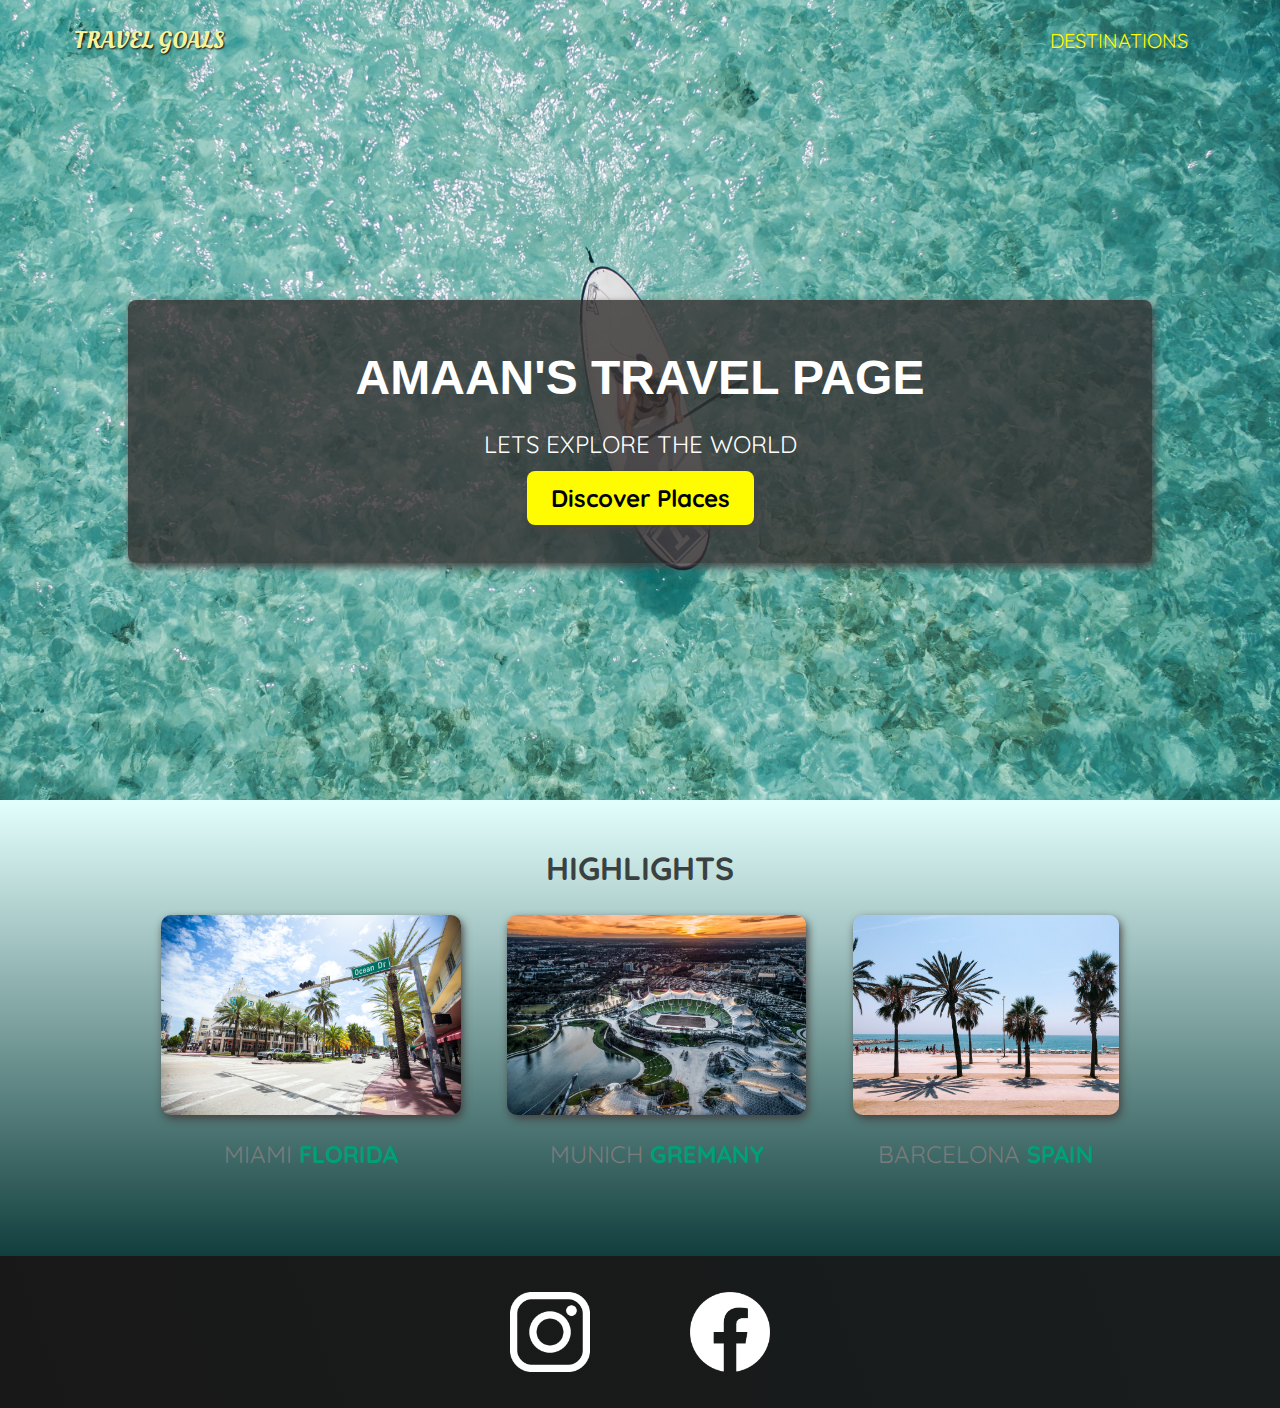
<file: index.html>
<!DOCTYPE html>
<html lang="en">

<head>
    <meta charset="UTF-8">
    <title>Travel Goals</title>
    <link rel="stylesheet" href="/CSS/shared.css">
    <link
        href="https://fonts.googleapis.com/css2?family=Raleway:wght@700&family=Oleo+Script:wght@700&family=Quicksand:wght@300;500;700&display=swap"
        rel="stylesheet" />
    <link rel="stylesheet" href="CSS/styles.css">

</head>

<body>
    <header id="container">
        <div id="logo">
            <a href="/index.html">Travel Goals</a>
        </div>
        <nav>
            <ul>
                <li>
                    <a href="/places.html">DESTINATIONS</a>
                </li>

                <li>
                   
                </li>
            </ul>
        </nav>
    </header>
    <main>
        <section id="hero">
            <div id="hero-content">
                <h1>Amaan's Travel Page</h1>
                <p>Lets explore the World</p>
                <a href="/places.html">Discover Places</a>
            </div>
        </section>
        <section id="highlight">
            <h2>HIGHLIGHTS</h2>
            <ul id="destination">
                <li class="destination">
                    <img src="/images/places/miami.jpg" alt="miami streets on sunny day">
                    <p>Miami <strong>Florida</strong> </p>
                </li>
                <li class="destination">
                    <img src="/images/places/munich.jpg" alt="Munich Football Stadium">
                    <p>Munich <strong>Gremany</strong></p>
                </li>
                <li class="destination">
                    <img src="/images/places/barcelona.jpg" alt="Palm Beach in Barcelona">
                    <p>Barcelona <strong>Spain</strong></p>
                </li>
            </ul>
        </section>
    </main>
    <footer>
        <ul>
            <li>
                <a href="https://www.intagram.com"><img src="/images/icons/insta.png" alt="intagram logo"></a>
            </li>
            <li>
                <a href="htpps://www.facebook.com"> <img src="/images/icons/facebook.png" alt="Facebook logo"></a>
            </li>
        </ul>
    </footer>
</body>

</html>
</file>
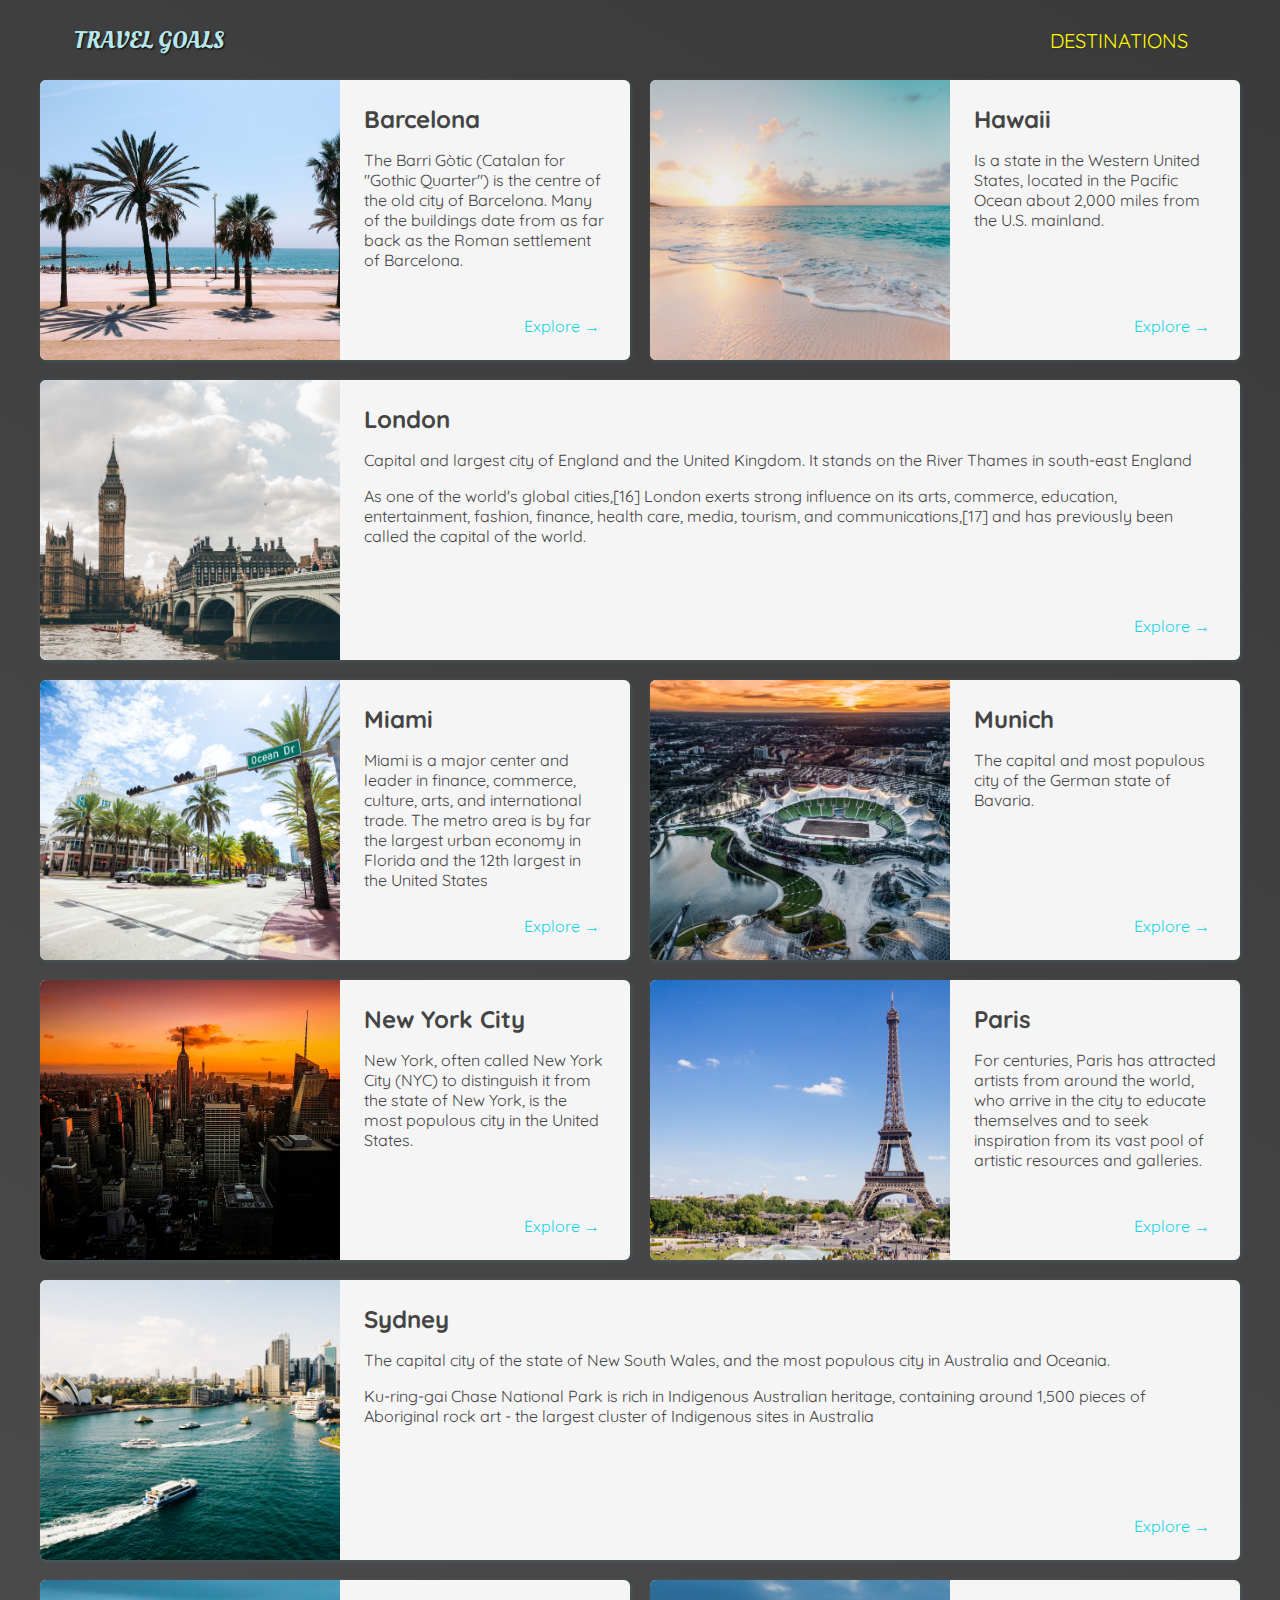
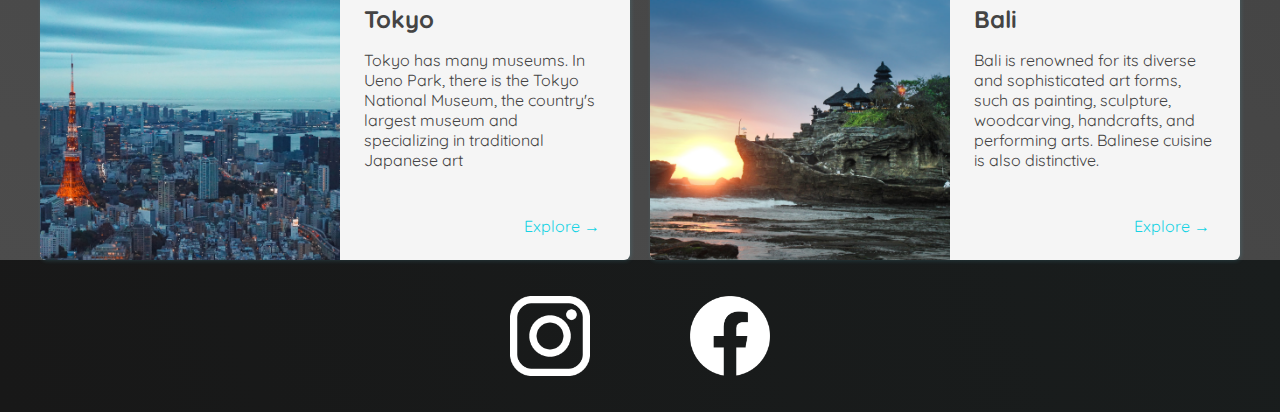
<file: places.html>
<!DOCTYPE html>
<html lang="en">

<head>
    <meta charset="UTF-8">
    <title>Travel Goals</title>
    <link rel="stylesheet" href="/CSS/shared.css">
    <link rel="stylesheet" href="CSS/places.css">
    <link
        href="https://fonts.googleapis.com/css2?family=Raleway:wght@700&family=Oleo+Script:wght@700&family=Quicksand:wght@300;500;700&display=swap"
        rel="stylesheet" />

</head>
<header id="container">
    <div id="logo">
        <a href="/index.html">Travel Goals</a>
    </div>
    <nav>
        <ul>
            <li>
                <a href="/places.html">DESTINATIONS</a>
            </li>

            <li>
                
            </li>
        </ul>
    </nav>
</header>

<main>
    <ul>
        <li>
            <img src="images/places/barcelona.jpg" alt="City of Barcelona" />
            <div class="item-content">
                <div>
                    <h2>Barcelona</h2>
                    <p>
                        The Barri Gòtic (Catalan for "Gothic Quarter") is the centre of the old city of Barcelona. 
                        Many of the buildings date from as far back as the Roman settlement of Barcelona.
                    </p>
                </div>
                <div class="actions">
                    <a href="https://en.wikipedia.org/wiki/Barcelona">Explore &#x2192</a>
                </div>
            </div>
        </li>
        <li>
            <img src="images/places/hawaii.jpg" alt="Hawaii beach" />
            <div class="item-content">
                <div>
                    <h2>Hawaii</h2>
                    <p>
                        Is a state in the Western United States, 
                        located in the Pacific Ocean about 2,000 miles from the U.S. mainland.
                    </p>
                </div>
                <div class="actions">
                    <a href="https://en.wikipedia.org/wiki/Hawaii">Explore &#x2192</a>
                </div>
            </div>
        </li>
        <li>
            <img src="images/places/london.jpg" alt="London city" />
            <div class="item-content">
                <div>
                    <h2>London</h2>
                    <p>
                        Capital and largest city of England and the United Kingdom.
                        It stands on the River Thames in south-east England 
                    </p>
                    <p>
                        As one of the world's global cities,[16] London exerts strong influence on its arts, commerce, education, entertainment, fashion,
                         finance, health care, media, tourism, and communications,[17] and has previously been called the capital of the world.
                    </p>
                </div>
                <div class="actions">
                    <a href="https://en.wikipedia.org/wiki/London">Explore &#x2192</a>
                </div>
            </div>
        </li>
        <li>
            <img src="images/places/miami.jpg" alt="Miami streets" />
            <div class="item-content">
                <div>
                    <h2>Miami</h2>
                    <p>
                        Miami is a major center and leader in finance, commerce, culture, arts, and international trade. 
                        The metro area is by far the largest urban economy in Florida and the 12th largest in the United States
                    </p>
                </div>
                <div class="actions">
                    <a href="https://en.wikipedia.org/wiki/Miami">Explore &#x2192</a>
                </div>
            </div>
        </li>
        <li>
            <img src="images/places/munich.jpg" alt="Munich football stadium" />
            <div class="item-content">
                <div>
                    <h2>Munich</h2>
                    <p>
                        The capital and most populous city of the German state of Bavaria.
                    </p>
                </div>
                <div class="actions">
                    <a href="https://en.wikipedia.org/wiki/Munich">Explore &#x2192</a>
                </div>
            </div>
        </li>
        <li>
            <img src="images/places/new-york-city.jpg" alt="New York City skyline" />
            <div class="item-content">
                <div>
                    <h2>New York City</h2>
                    <p>
                        New York, often called New York City (NYC) to distinguish it from the state of New York,
                         is the most populous city in the United States.
                    </p>
                </div>
                <div class="actions">
                    <a href="https://en.wikipedia.org/wiki/New_York_City">Explore &#x2192</a>
                </div>
            </div>
        </li>
        <li>
            <img src="images/places/paris.jpg" alt="Paris city" />
            <div class="item-content">
                <div>
                    <h2>Paris</h2>
                    <p>
                        For centuries, Paris has attracted artists from around the world, who arrive in the city to educate themselves and to seek inspiration from its vast pool of artistic resources and galleries. 
                    </p>
                </div>
                <div class="actions">
                    <a href="https://en.wikipedia.org/wiki/Paris">Explore &#x2192</a>
                </div>
            </div>
        </li>
        <li>
            <img src="images/places/sydney.jpg" alt="Sydney beach" />
            <div class="item-content">
                <div>
                    <h2>Sydney</h2>
                    <p>
                        The capital city of the state of New South Wales, and the most populous city in Australia and Oceania.
                    </p>
                    <p>
                        Ku-ring-gai Chase National Park is rich in Indigenous Australian heritage, containing around 1,500 pieces of Aboriginal rock art - the largest cluster of Indigenous sites in Australia
                    </p>
                </div>
                <div class="actions">
                    <a href="https://en.wikipedia.org/wiki/Sydney">Explore &#x2192</a>
                </div>
            </div>
        </li>
        <li>
            <img src="images/places/tokyo.jpg" alt="Tokyo skyline" />
            <div class="item-content">
                <div>
                    <h2>Tokyo</h2>
                    <p>
                        Tokyo has many museums. In Ueno Park, there is the Tokyo National Museum,
                         the country's largest museum and specializing in traditional Japanese art
                    </p>
                </div>
                <div class="actions">
                    <a href="https://en.wikipedia.org/wiki/Tokyo">Explore &#x2192</a>
                </div>
            </div>
        </li>
        <li>
            <img src="images/places/bali.jpg" alt="Bali beach" />
            <div class="item-content">
                <div>
                    <h2>Bali</h2>
                    <p>
                        Bali is renowned for its diverse and sophisticated art forms, such as painting, sculpture, woodcarving, handcrafts, 
                        and performing arts. 
                        Balinese cuisine is also distinctive.
                    </p>
                </div>
                <div class="actions">
                    <a href="https://en.wikipedia.org/wiki/Bali">Explore &#x2192</a>
                </div>
            </div>
        </li>
    </ul>
</main>

<footer>
    <ul>
        <li>
            <a href="https://www.intagram.com"><img src="/images/icons/insta.png" alt="intagram logo"></a>
        </li>
        <li>
            <a href="htpps://www.facebook.com"> <img src="/images/icons/facebook.png" alt="Facebook logo"></a>
        </li>
    </ul>
</footer>

<body>

</body>

</html>
</file>
<file: CSS/shared.css>
body {
  font-family: "Quicksand", sans-serif;
  margin: 0;
}

header {
  display: flex;
  flex-direction: row;
  padding: 15px 60px;
  justify-content: space-between;
  align-items: center;
  position: absolute;
  width: 100%;
  box-sizing: border-box;
}

#container{
  height: 5rem;
  padding:0 5%;
}

#logo a {
  padding: 10px;
  font-family: "Oleo Script", sans-serif;
  color: rgb(245, 243, 160);
  font-size: 1.5rem;
  text-decoration: none;
  text-transform: uppercase;
  text-shadow: 1px 1px 2px rgb(0, 0, 0);
}

header ul {
  display: flex;
}

ul {
  list-style: none;
  margin: 0;
  padding: 0;
}

header li {
  margin-left: 1rem;
}

header nav a {
  color: rgb(255, 251, 0);
  text-decoration: none;
  font-size: 1.25rem;
  padding: 12px;
  text-shadow: 1px 1px 2px rgba(0, 0, 0, 0.2);
  border-radius: 6px;
}

header nav a:hover {
  color: rgb(77, 77, 77);
  background-color: rgb(255, 251, 0);

}

footer {
  background: linear-gradient(70deg, rgb(24, 24, 24), rgb(25, 29, 29));
  padding: 36px 0;
}

footer ul {
  display: flex;
  justify-content: center;
}

footer li {
  width: 80px;
  height: 80px;
  margin: 0 50px;
}

footer img {
  width: 100%;
  height: 100%;
}
</file>
<file: CSS/styles.css>
#hero {
    height: 800px;
    background-position: center;
    background-size: cover;
    background-image: url(/images/places/ocean.jpg)
}

#hero-content {
    width: 80%;
    background-color: rgba(51, 47, 47, .8);
    box-shadow: 2px 4px 8px rgb(68, 67, 67);
    border-radius: 8px;
    text-align: center;
    padding: 50px 0;
    margin: 0 auto;
    position: relative;
    top: 300px;
}

#hero-content h1 {
    color: white;
    text-transform: uppercase;
    font-size: 3rem;
    font-family: "Ralway", sans-serif;
    margin: 0;
}

#hero-content p {
    color: white;
    text-transform: uppercase;
    font-size: 24px;
    font-weight: 300px;
}

#hero-content a {
    margin-top: 32px;
    text-decoration: none;
    background-color: rgb(255, 251, 0);
    padding: 12px 24px;
    color: black;
    font-size: 24px;
    font-weight: bold;
    border-radius: 8px;
    box-shadow: 2px 4px 8px rgb(68, 67, 67);
}

#hero-content a:hover {
    background-color: rgb(148, 138, 0);
}

#highlight {
    padding: 24px;
    background: linear-gradient(180deg, rgb(227, 255, 253), rgb(17, 63, 61));
}

#highlight h2 {
    text-align: center;
    font-size: 2rem;
    color: rgb(59, 65, 64);
    margin: 24px 0;
}

#destination {
    display: flex;
    margin: auto;
    margin-bottom: 40px;
    box-sizing: border-box;
    justify-content: center;
}

.destination {
    margin: 0 20px;
    text-transform: uppercase;
    padding: .2rem;
}

.destination p {
    text-align: center;
    font-size: 24px;
    color: rgb(124, 123, 123);
    margin: 20px 0;
}

.destination img {
    height: 200px;
    width: 100%;
    border-radius: 10px;
    box-shadow: 2px 4px 8px rgb(68, 67, 67);
    object-fit: cover;
}

.destination strong {
    color: rgb(0, 160, 117);
}

@media (max-width: 760px) {}
</file>
<file: CSS/places.css>
body {
    background: linear-gradient(30deg, rgb(77, 77, 77), rgb(58, 58, 58));
    color: rgb(68, 68, 68);
}

#logo a {
    color: rgb(183, 230, 235);
}

header {
    position: static;
}

header a {
    color: rgb(183, 230, 235);
}

header nav a:hover {
    background-color: rgb(183, 230, 235);
    color: rgb(59, 59, 59);
}

main ul {
    width: 1200px;
    margin: 0 auto;
    display: grid;
    grid-template-columns: 1fr 1fr;
    gap: 20px 20px;
}

li:nth-of-type(3) {
    grid-column: 1 / span 2;
}

li:nth-of-type(8) {
    grid-column: 1 / span 2;
}

main li {
    display: flex;
    background-color: whitesmoke;
    box-shadow: 1px 1px 4px rgba(85, 179, 202, 0.2);
    border-radius: 6px;
    overflow: hidden;
}

.item-content {
    padding: 24px;
    display: flex;
    flex-direction: column;
    justify-content: space-between;
}

.item-content h2 {
    margin: 0;
}

main li img {
    width: 300px;
    height: 280px;
    object-fit: cover;
}

.actions {
    text-align: right;
}

.actions a {
    text-decoration: none;
    padding: 6px;
    color: rgb(22, 211, 228);
    border-radius: 5px;
}

.actions a:hover {
    background-color: rgb(235, 253, 255);
}

@media (max-width: 760px) {
    main ul {
        grid-template-columns: 100%;
    }
}
</file>
